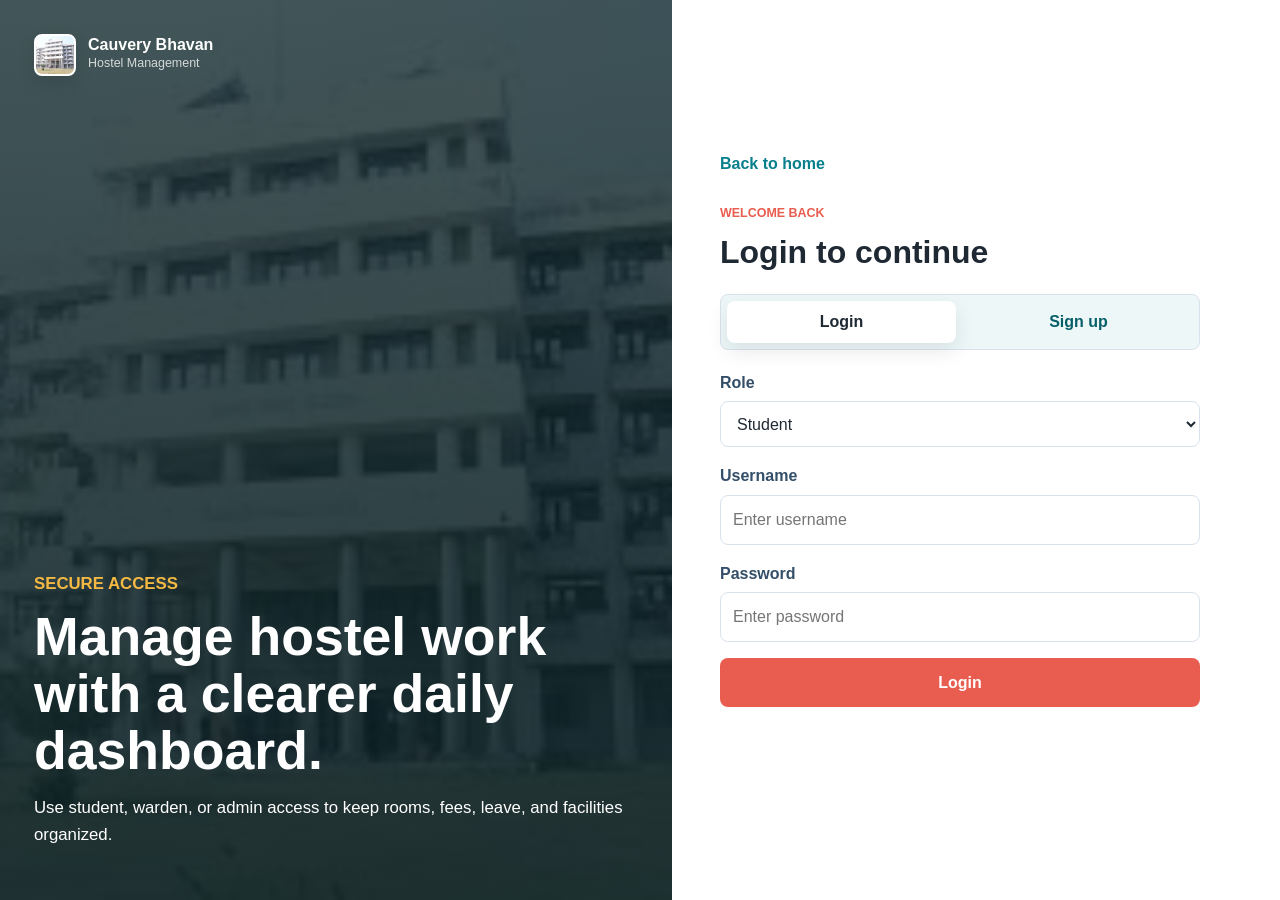
<file: dashboard.html>
<!DOCTYPE html>
<html lang="en">
<head>
  <meta charset="UTF-8">
  <meta name="viewport" content="width=device-width, initial-scale=1.0">
  <title>Dashboard | Cauvery Bhavan</title>
  <link rel="icon" type="image/jpeg" href="assets/hostel-photo.jpg">
  <link rel="stylesheet" href="style.css">
  <script src="script.js" defer></script>
</head>
<body>
  <header class="site-header">
    <nav class="navbar" aria-label="Primary navigation">
      <a class="brand" href="index.html">
        <span class="brand-mark">CB</span>
        <span>
          <strong>Cauvery Bhavan</strong>
          <small>Hostel Management</small>
        </span>
      </a>
      <button class="nav-toggle" type="button" aria-label="Open navigation" aria-expanded="false">
        <span></span>
        <span></span>
        <span></span>
      </button>
      <ul class="nav-links">
        <li><a href="index.html">Home</a></li>
        <li><a href="overview.html">Overview</a></li>
        <li><a href="facilities.html">Facilities</a></li>
        <li><a href="fees.html">Fees</a></li>
        <li><a href="leave.html">Leave</a></li>
        <li><a href="location.html">Location</a></li>
        <li><a class="login-link active" href="dashboard.html">Dashboard</a></li>
      </ul>
    </nav>
  </header>

  <main>
    <section class="page-hero dashboard-hero">
      <div>
        <p class="eyebrow">Dashboard</p>
        <h1 id="dashboardGreeting">Welcome to Cauvery Bhavan.</h1>
        <p id="dashboardRole">Your hostel workspace is ready.</p>
      </div>
    </section>

    <section class="section-wrap dashboard-layout">
      <aside class="profile-panel">
        <span class="profile-avatar" id="profileInitials">CB</span>
        <p class="eyebrow">Signed in as</p>
        <h2 id="profileName">Resident</h2>
        <p id="profileMeta">Student account</p>
        <button class="btn primary" type="button" id="logoutBtn">Logout</button>
      </aside>

      <div class="dashboard-content">
        <div class="dashboard-grid">
          <article class="dashboard-card">
            <span>Room</span>
            <strong>A-204</strong>
            <p>Current room allotment</p>
          </article>
          <article class="dashboard-card">
            <span>Fees</span>
            <strong>Rs. 0</strong>
            <p>Pending balance sample</p>
          </article>
          <article class="dashboard-card">
            <span>Leave</span>
            <strong>Ready</strong>
            <p>Submit a fresh request</p>
          </article>
        </div>

        <div class="dashboard-actions">
          <a class="module-card" href="leave.html">
            <img src="https://images.unsplash.com/photo-1450101499163-c8848c66ca85?auto=format&fit=crop&w=800&q=80" alt="Student filling an application form">
            <div>
              <span>Leave</span>
              <h3>Apply for leave</h3>
              <p>Send dates and guardian contact to the warden office.</p>
            </div>
          </a>
          <a class="module-card" href="fees.html">
            <img src="https://images.unsplash.com/photo-1554224155-6726b3ff858f?auto=format&fit=crop&w=800&q=80" alt="Desk with calculator and fee records">
            <div>
              <span>Fees</span>
              <h3>Check fee estimate</h3>
              <p>Calculate room charges and remaining balance.</p>
            </div>
          </a>
        </div>
      </div>
    </section>
  </main>

  <footer class="site-footer">
    <p>Copyright 2026 Cauvery Bhavan. Student housing made simple.</p>
  </footer>
</body>
</html>
</file>
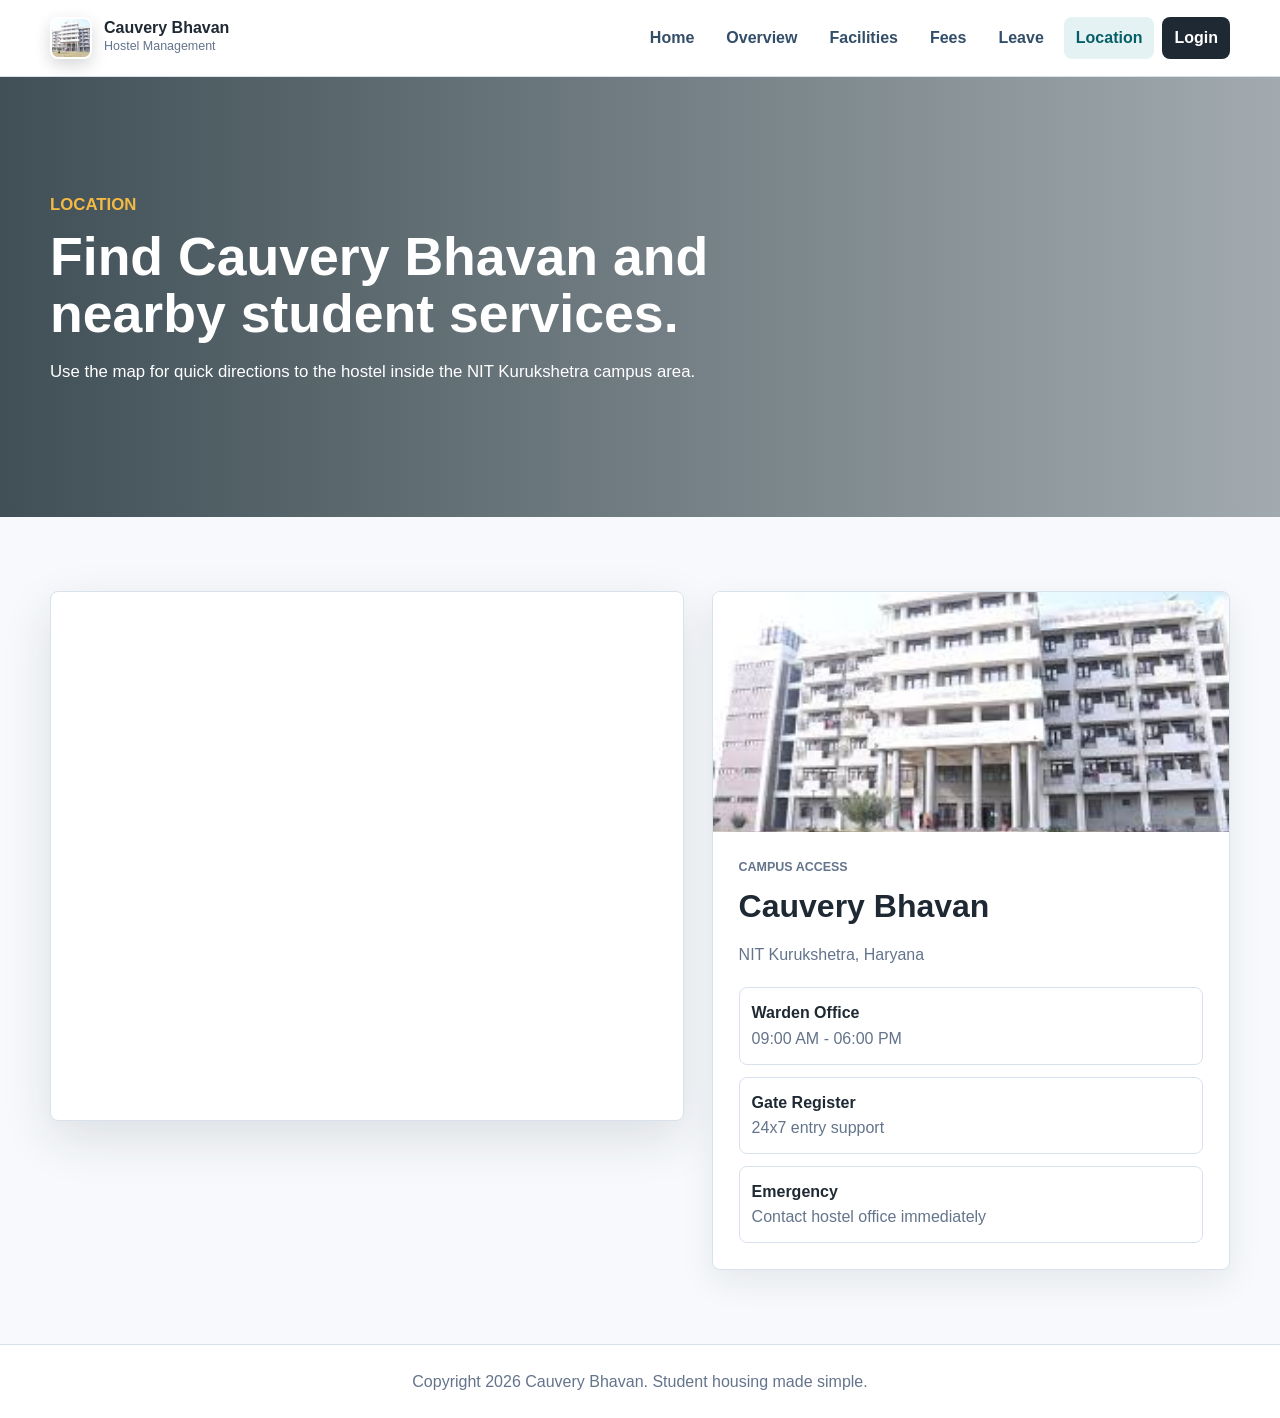
<file: location.html>
<!DOCTYPE html>
<html lang="en">
<head>
  <meta charset="UTF-8">
  <meta name="viewport" content="width=device-width, initial-scale=1.0">
  <title>Location | Cauvery Bhavan</title>
  <link rel="icon" type="image/jpeg" href="assets/hostel-photo.jpg">
  <link rel="preconnect" href="https://images.unsplash.com">
  <link rel="stylesheet" href="style.css">
  <script src="script.js" defer></script>
</head>
<body>
  <header class="site-header">
    <nav class="navbar" aria-label="Primary navigation">
      <a class="brand" href="index.html">
        <span class="brand-mark">CB</span>
        <span>
          <strong>Cauvery Bhavan</strong>
          <small>Hostel Management</small>
        </span>
      </a>
      <button class="nav-toggle" type="button" aria-label="Open navigation" aria-expanded="false">
        <span></span>
        <span></span>
        <span></span>
      </button>
      <ul class="nav-links">
        <li><a href="index.html">Home</a></li>
        <li><a href="overview.html">Overview</a></li>
        <li><a href="facilities.html">Facilities</a></li>
        <li><a href="fees.html">Fees</a></li>
        <li><a href="leave.html">Leave</a></li>
        <li><a href="location.html" class="active">Location</a></li>
        <li><a class="login-link" href="login.html">Login</a></li>
      </ul>
    </nav>
  </header>

  <main>
    <section class="page-hero location-hero">
      <div>
        <p class="eyebrow">Location</p>
        <h1>Find Cauvery Bhavan and nearby student services.</h1>
        <p>Use the map for quick directions to the hostel inside the NIT Kurukshetra campus area.</p>
      </div>
    </section>

    <section class="section-wrap location-layout">
      <div class="map-panel">
        <iframe title="Map showing NIT Kurukshetra" src="https://www.google.com/maps?q=NIT+Kurukshetra&output=embed" loading="lazy"></iframe>
      </div>

      <aside class="location-card">
        <img src="assets/hostel-photo.jpg" alt="Cauvery Bhavan hostel building">
        <div>
          <p class="eyebrow">Campus access</p>
          <h2>Cauvery Bhavan</h2>
          <p>NIT Kurukshetra, Haryana</p>
          <ul class="contact-list">
            <li><strong>Warden Office</strong><span>09:00 AM - 06:00 PM</span></li>
            <li><strong>Gate Register</strong><span>24x7 entry support</span></li>
            <li><strong>Emergency</strong><span>Contact hostel office immediately</span></li>
          </ul>
        </div>
      </aside>
    </section>
  </main>

  <footer class="site-footer">
    <p>Copyright 2026 Cauvery Bhavan. Student housing made simple.</p>
  </footer>
</body>
</html>
</file>
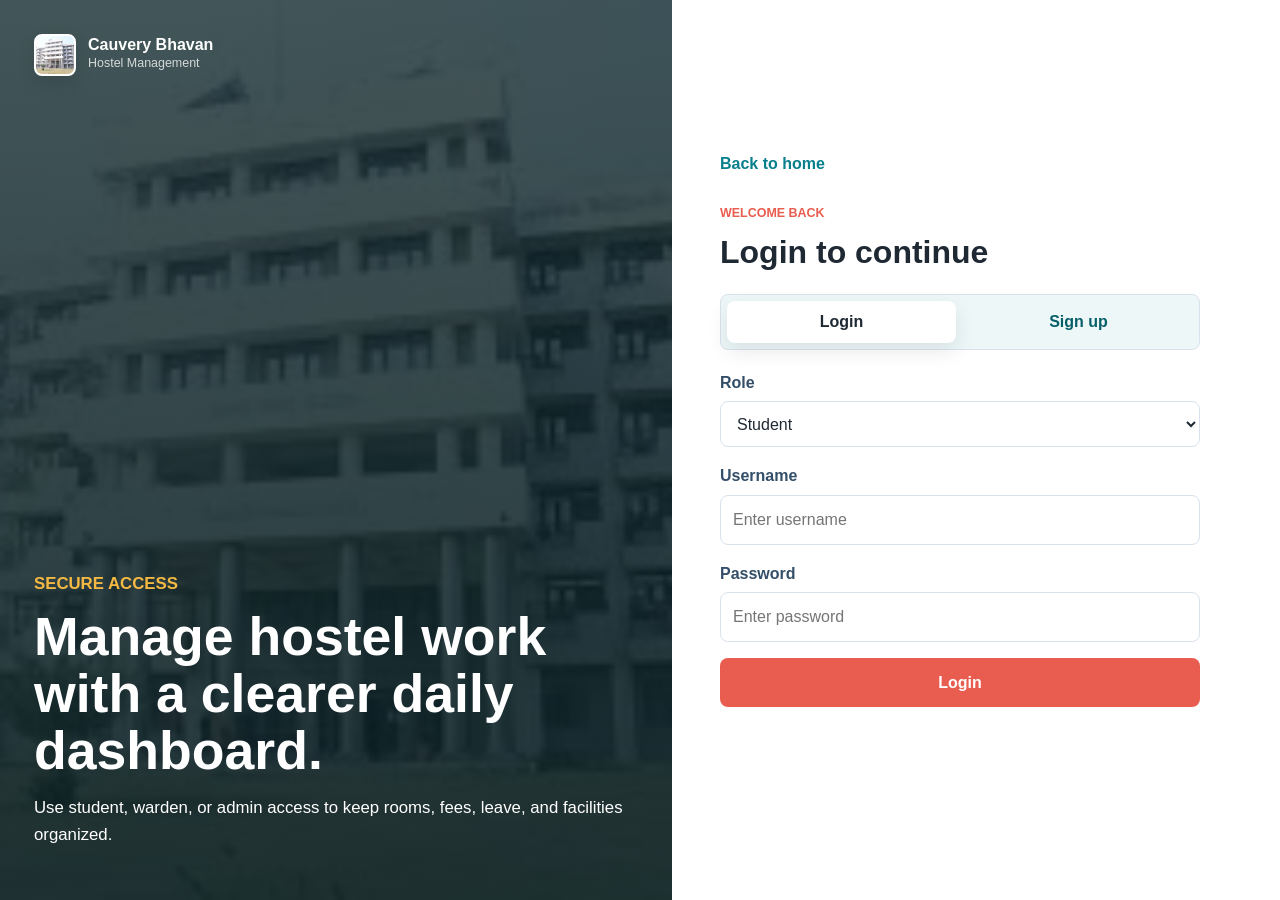
<file: login.html>
<!DOCTYPE html>
<html lang="en">
<head>
  <meta charset="UTF-8">
  <meta name="viewport" content="width=device-width, initial-scale=1.0">
  <title>Login | Cauvery Bhavan</title>
  <link rel="icon" type="image/jpeg" href="assets/hostel-photo.jpg">
  <link rel="preconnect" href="https://images.unsplash.com">
  <link rel="stylesheet" href="style.css">
  <script src="script.js" defer></script>
</head>
<body class="login-page">
  <main class="auth-layout">
    <section class="auth-visual">
      <a class="brand auth-brand" href="index.html">
        <span class="brand-mark">CB</span>
        <span>
          <strong>Cauvery Bhavan</strong>
          <small>Hostel Management</small>
        </span>
      </a>
      <div class="auth-copy">
        <p class="eyebrow">Secure access</p>
        <h1>Manage hostel work with a clearer daily dashboard.</h1>
        <p>Use student, warden, or admin access to keep rooms, fees, leave, and facilities organized.</p>
      </div>
    </section>

    <section class="auth-panel" aria-label="Account access">
      <a class="back-link" href="index.html">Back to home</a>
      <p class="eyebrow">Welcome back</p>
      <h2 id="authTitle">Login to continue</h2>

      <div class="auth-tabs" role="tablist" aria-label="Choose account action">
        <button class="auth-tab active" type="button" data-auth-tab="login" aria-selected="true">Login</button>
        <button class="auth-tab" type="button" data-auth-tab="signup" aria-selected="false">Sign up</button>
      </div>

      <form id="loginForm">
        <div class="input-row">
          <label for="loginRole">Role</label>
          <select id="loginRole" required>
            <option value="Student">Student</option>
            <option value="Warden">Warden</option>
            <option value="Admin">Admin</option>
          </select>
        </div>

        <div class="input-row">
          <label for="loginUsername">Username</label>
          <input type="text" id="loginUsername" placeholder="Enter username" autocomplete="username" required>
        </div>

        <div class="input-row">
          <label for="loginPassword">Password</label>
          <input type="password" id="loginPassword" placeholder="Enter password" autocomplete="current-password" minlength="4" required>
        </div>

        <button class="btn primary" type="submit">Login</button>
      </form>

      <form id="signupForm" hidden>
        <div class="input-row">
          <label for="signupRole">Role</label>
          <select id="signupRole" required>
            <option value="Student">Student</option>
            <option value="Warden">Warden</option>
            <option value="Admin">Admin</option>
          </select>
        </div>

        <div class="input-row">
          <label for="fullName">Full name</label>
          <input type="text" id="fullName" placeholder="Enter full name" autocomplete="name" required>
        </div>

        <div class="input-row">
          <label for="signupUsername">Username</label>
          <input type="text" id="signupUsername" placeholder="Choose username" autocomplete="username" required>
        </div>

        <div class="input-row two-col">
          <div>
            <label for="signupPassword">Password</label>
            <input type="password" id="signupPassword" placeholder="Minimum 4 characters" autocomplete="new-password" minlength="4" required>
          </div>
          <div>
            <label for="confirmPassword">Confirm</label>
            <input type="password" id="confirmPassword" placeholder="Repeat password" autocomplete="new-password" minlength="4" required>
          </div>
        </div>

        <button class="btn primary" type="submit">Create account</button>
      </form>
      <p class="form-message" id="loginMessage" aria-live="polite"></p>
    </section>
  </main>
</body>
</html>
</file>
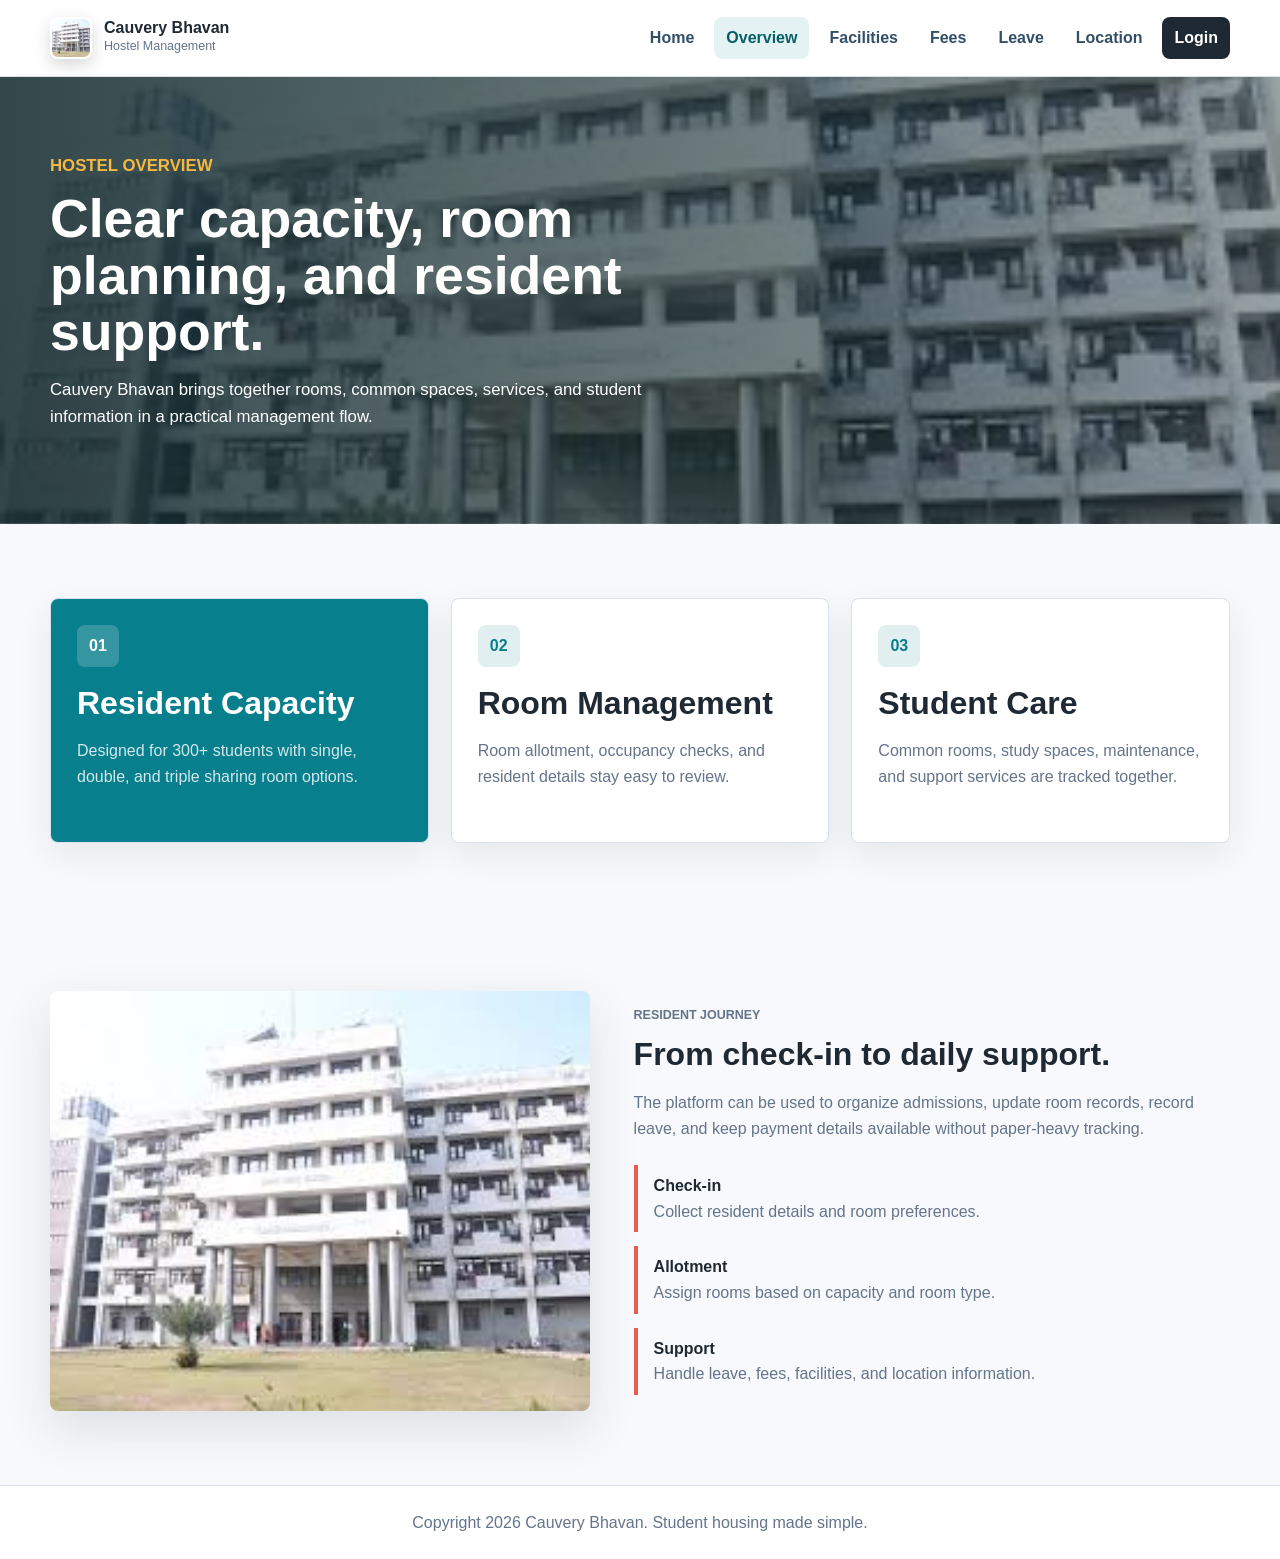
<file: overview.html>
<!DOCTYPE html>
<html lang="en">
<head>
  <meta charset="UTF-8">
  <meta name="viewport" content="width=device-width, initial-scale=1.0">
  <title>Overview | Cauvery Bhavan</title>
  <link rel="icon" type="image/jpeg" href="assets/hostel-photo.jpg">
  <link rel="preconnect" href="https://images.unsplash.com">
  <link rel="stylesheet" href="style.css">
  <script src="script.js" defer></script>
</head>
<body>
  <header class="site-header">
    <nav class="navbar" aria-label="Primary navigation">
      <a class="brand" href="index.html">
        <span class="brand-mark">CB</span>
        <span>
          <strong>Cauvery Bhavan</strong>
          <small>Hostel Management</small>
        </span>
      </a>
      <button class="nav-toggle" type="button" aria-label="Open navigation" aria-expanded="false">
        <span></span>
        <span></span>
        <span></span>
      </button>
      <ul class="nav-links">
        <li><a href="index.html">Home</a></li>
        <li><a href="overview.html" class="active">Overview</a></li>
        <li><a href="facilities.html">Facilities</a></li>
        <li><a href="fees.html">Fees</a></li>
        <li><a href="leave.html">Leave</a></li>
        <li><a href="location.html">Location</a></li>
        <li><a class="login-link" href="login.html">Login</a></li>
      </ul>
    </nav>
  </header>

  <main>
    <section class="page-hero overview-hero">
      <div>
        <p class="eyebrow">Hostel overview</p>
        <h1>Clear capacity, room planning, and resident support.</h1>
        <p>Cauvery Bhavan brings together rooms, common spaces, services, and student information in a practical management flow.</p>
      </div>
    </section>

    <section class="section-wrap overview-grid">
      <article class="info-card highlight-card">
        <span class="card-icon">01</span>
        <h2>Resident Capacity</h2>
        <p>Designed for 300+ students with single, double, and triple sharing room options.</p>
      </article>
      <article class="info-card">
        <span class="card-icon">02</span>
        <h2>Room Management</h2>
        <p>Room allotment, occupancy checks, and resident details stay easy to review.</p>
      </article>
      <article class="info-card">
        <span class="card-icon">03</span>
        <h2>Student Care</h2>
        <p>Common rooms, study spaces, maintenance, and support services are tracked together.</p>
      </article>
    </section>

    <section class="split-section section-wrap">
      <img class="split-image" src="assets/hostel-photo.jpg" alt="Cauvery Bhavan hostel building">
      <div class="split-copy">
        <p class="eyebrow">Resident journey</p>
        <h2>From check-in to daily support.</h2>
        <p>The platform can be used to organize admissions, update room records, record leave, and keep payment details available without paper-heavy tracking.</p>
        <div class="timeline">
          <div><strong>Check-in</strong><span>Collect resident details and room preferences.</span></div>
          <div><strong>Allotment</strong><span>Assign rooms based on capacity and room type.</span></div>
          <div><strong>Support</strong><span>Handle leave, fees, facilities, and location information.</span></div>
        </div>
      </div>
    </section>
  </main>

  <footer class="site-footer">
    <p>Copyright 2026 Cauvery Bhavan. Student housing made simple.</p>
  </footer>
</body>
</html>
</file>
<file: style.css>
:root {
  --ink: #1f2933;
  --muted: #64748b;
  --line: #d9e2ec;
  --page: #f7f9fc;
  --panel: #ffffff;
  --teal: #087f8c;
  --teal-dark: #065f68;
  --coral: #e85d4f;
  --amber: #f4b942;
  --green: #2f855a;
  --shadow: 0 18px 50px rgba(31, 41, 51, 0.12);
}

* {
  box-sizing: border-box;
}

[hidden] {
  display: none !important;
}

html {
  scroll-behavior: smooth;
}

body {
  margin: 0;
  background: var(--page);
  color: var(--ink);
  font-family: Arial, Helvetica, sans-serif;
  line-height: 1.6;
  overflow-wrap: break-word;
}

img {
  display: block;
  max-width: 100%;
}

a {
  color: inherit;
  text-decoration: none;
}

button,
input,
select,
textarea {
  font: inherit;
}

.site-header {
  position: sticky;
  top: 0;
  z-index: 20;
  background: rgba(255, 255, 255, 0.94);
  border-bottom: 1px solid var(--line);
  backdrop-filter: blur(16px);
}

.navbar {
  width: min(1180px, calc(100% - 32px));
  min-height: 76px;
  margin: 0 auto;
  display: flex;
  align-items: center;
  justify-content: space-between;
  gap: 24px;
}

.brand {
  display: inline-flex;
  align-items: center;
  gap: 12px;
  min-width: 210px;
}

.brand-mark {
  width: 42px;
  height: 42px;
  border-radius: 8px;
  display: inline-grid;
  place-items: center;
  border: 2px solid #ffffff;
  background: var(--teal) url("assets/hostel-photo.jpg") center/cover;
  box-shadow: 0 6px 16px rgba(31, 41, 51, 0.18);
  color: transparent;
  font-weight: 800;
  overflow: hidden;
}

.brand strong,
.brand small {
  display: block;
}

.brand strong {
  line-height: 1.1;
}

.brand small {
  color: var(--muted);
  font-size: 0.78rem;
}

.nav-links {
  display: flex;
  align-items: center;
  gap: 8px;
  margin: 0;
  padding: 0;
  list-style: none;
}

.nav-links a {
  display: inline-flex;
  min-height: 40px;
  align-items: center;
  border-radius: 8px;
  padding: 8px 12px;
  color: #334e68;
  font-weight: 700;
}

.nav-links a:hover,
.nav-links a.active {
  background: rgba(8, 127, 140, 0.1);
  color: var(--teal-dark);
}

.nav-links .login-link {
  background: var(--ink);
  color: #ffffff;
}

.nav-links .login-link:hover {
  background: var(--coral);
  color: #ffffff;
}

.nav-toggle {
  display: none;
  width: 44px;
  height: 40px;
  border: 1px solid var(--line);
  border-radius: 8px;
  background: #ffffff;
  padding: 8px;
}

.nav-toggle span {
  display: block;
  height: 2px;
  margin: 5px 0;
  background: var(--ink);
}

.hero {
  min-height: calc(100vh - 76px);
  display: flex;
  align-items: center;
  color: #ffffff;
  background:
    linear-gradient(90deg, rgba(9, 26, 36, 0.86), rgba(9, 26, 36, 0.54), rgba(9, 26, 36, 0.22)),
    url("assets/hostel-photo.jpg") center/cover;
}

.hero-content {
  width: min(760px, calc(100% - 32px));
  margin-left: max(16px, calc((100vw - 1180px) / 2));
  padding: 72px 0 104px;
}

.hero h1,
.page-hero h1,
.auth-copy h1 {
  margin: 0;
  font-size: 3.35rem;
  line-height: 1.06;
  letter-spacing: 0;
}

.hero p,
.page-hero p,
.auth-copy p {
  max-width: 660px;
  font-size: 1.05rem;
}

.eyebrow {
  margin: 0 0 10px;
  color: var(--coral);
  font-size: 0.78rem;
  font-weight: 800;
  letter-spacing: 0;
  text-transform: uppercase;
}

.hero .eyebrow,
.page-hero .eyebrow,
.auth-copy .eyebrow {
  color: var(--amber);
}

.hero-actions {
  display: flex;
  flex-wrap: wrap;
  gap: 12px;
  margin-top: 28px;
}

.btn {
  display: inline-flex;
  min-height: 46px;
  align-items: center;
  justify-content: center;
  border: 0;
  border-radius: 8px;
  padding: 12px 18px;
  cursor: pointer;
  font-weight: 800;
}

.btn.primary {
  background: var(--coral);
  color: #ffffff;
}

.btn.primary:hover {
  background: #c94c40;
}

.btn.secondary {
  border: 1px solid rgba(255, 255, 255, 0.56);
  background: rgba(255, 255, 255, 0.13);
  color: #ffffff;
}

.section-wrap {
  width: min(1180px, calc(100% - 32px));
  margin: 0 auto;
  padding: 74px 0;
}

.section-heading {
  max-width: 700px;
  margin-bottom: 28px;
}

.section-heading.compact {
  margin-bottom: 18px;
}

.section-heading h2,
.split-copy h2,
.info-card h2,
.facility-card h2,
.fee-calculator h2,
.form-panel h2,
.notice-box h2,
.location-card h2,
.auth-panel h2 {
  margin: 0;
  font-size: 2rem;
  line-height: 1.18;
  letter-spacing: 0;
}

.section-heading p:last-child,
.split-copy p,
.info-card p,
.facility-card p,
.module-card p,
.notice-box p,
.location-card p {
  color: var(--muted);
}

.quick-panel {
  margin-top: -58px;
  position: relative;
  z-index: 5;
}

.quick-panel .section-heading {
  border-radius: 8px 8px 0 0;
  margin: 0;
  padding: 24px 26px;
  background: var(--panel);
  box-shadow: var(--shadow);
}

.stats-grid {
  display: grid;
  grid-template-columns: repeat(4, 1fr);
  gap: 1px;
  overflow: hidden;
  border-radius: 0 0 8px 8px;
  background: var(--line);
  box-shadow: var(--shadow);
}

.stat-card {
  min-height: 178px;
  padding: 24px;
  background: #ffffff;
}

.stat-card span,
.module-card span,
.service-strip span {
  color: var(--teal);
  font-weight: 800;
}

.stat-card strong {
  display: block;
  margin-top: 10px;
  color: var(--ink);
  font-size: 2.5rem;
  line-height: 1;
}

.stat-card p {
  margin-bottom: 0;
  color: var(--muted);
}

.split-section {
  display: grid;
  grid-template-columns: 0.95fr 1.05fr;
  align-items: center;
  gap: 44px;
}

.split-image {
  width: 100%;
  min-height: 420px;
  height: 100%;
  object-fit: cover;
  border-radius: 8px;
  box-shadow: var(--shadow);
}

.feature-list {
  display: flex;
  flex-wrap: wrap;
  gap: 10px;
  margin-top: 22px;
}

.feature-list span {
  border: 1px solid var(--line);
  border-radius: 8px;
  padding: 10px 12px;
  background: #ffffff;
  color: #334e68;
  font-weight: 700;
}

.module-grid,
.facility-grid,
.overview-grid {
  display: grid;
  grid-template-columns: repeat(3, 1fr);
  gap: 22px;
}

.module-card,
.facility-card,
.info-card,
.fee-calculator,
.form-panel,
.notice-box,
.location-card,
.table-panel {
  border: 1px solid var(--line);
  border-radius: 8px;
  background: var(--panel);
  box-shadow: 0 12px 34px rgba(31, 41, 51, 0.08);
}

.module-card {
  display: block;
  overflow: hidden;
  transition: transform 180ms ease, box-shadow 180ms ease;
}

.module-card:hover {
  transform: translateY(-4px);
  box-shadow: var(--shadow);
}

.module-card img,
.facility-card img {
  width: 100%;
  height: 210px;
  object-fit: cover;
}

.module-card div,
.facility-card {
  padding: 22px;
}

.module-card h3,
.facility-card h2 {
  margin: 8px 0 8px;
}

.page-hero {
  min-height: 440px;
  display: flex;
  align-items: center;
  color: #ffffff;
  background-position: center;
  background-size: cover;
}

.page-hero > div {
  width: min(760px, calc(100% - 32px));
  margin-left: max(16px, calc((100vw - 1180px) / 2));
  padding: 76px 0;
}

.overview-hero {
  background-image:
    linear-gradient(90deg, rgba(11, 36, 39, 0.84), rgba(11, 36, 39, 0.42)),
    url("assets/hostel-photo.jpg");
}

.facilities-hero {
  background-image:
    linear-gradient(90deg, rgba(31, 41, 51, 0.84), rgba(31, 41, 51, 0.36)),
    url("https://images.unsplash.com/photo-1523580494863-6f3031224c94?auto=format&fit=crop&w=1800&q=80");
}

.fees-hero {
  background-image:
    linear-gradient(90deg, rgba(20, 45, 41, 0.86), rgba(20, 45, 41, 0.42)),
    url("https://images.unsplash.com/photo-1554224155-6726b3ff858f?auto=format&fit=crop&w=1800&q=80");
}

.leave-hero {
  background-image:
    linear-gradient(90deg, rgba(27, 38, 49, 0.86), rgba(27, 38, 49, 0.4)),
    url("https://images.unsplash.com/photo-1450101499163-c8848c66ca85?auto=format&fit=crop&w=1800&q=80");
}

.location-hero {
  background-image:
    linear-gradient(90deg, rgba(34, 52, 59, 0.86), rgba(34, 52, 59, 0.4)),
    url("https://images.unsplash.com/photo-1570129477492-45c003edd2be?auto=format&fit=crop&w=1800&q=80");
}

.dashboard-hero {
  background-image:
    linear-gradient(90deg, rgba(20, 45, 41, 0.86), rgba(20, 45, 41, 0.36)),
    url("assets/hostel-photo.jpg");
}

.info-card {
  min-height: 245px;
  padding: 26px;
}

.highlight-card {
  background: var(--teal);
  color: #ffffff;
}

.highlight-card p {
  color: rgba(255, 255, 255, 0.82);
}

.card-icon {
  display: inline-flex;
  width: 42px;
  height: 42px;
  align-items: center;
  justify-content: center;
  border-radius: 8px;
  margin-bottom: 18px;
  background: rgba(8, 127, 140, 0.12);
  color: var(--teal);
  font-weight: 900;
}

.highlight-card .card-icon {
  background: rgba(255, 255, 255, 0.18);
  color: #ffffff;
}

.timeline {
  display: grid;
  gap: 14px;
  margin-top: 24px;
}

.timeline div {
  border-left: 4px solid var(--coral);
  padding: 8px 0 8px 16px;
}

.timeline strong,
.timeline span {
  display: block;
}

.timeline span {
  color: var(--muted);
}

.facility-grid {
  grid-template-columns: repeat(4, 1fr);
}

.facility-card {
  padding: 0;
  overflow: hidden;
}

.facility-card h2,
.facility-card p {
  padding-right: 22px;
  padding-left: 22px;
}

.facility-card p {
  padding-bottom: 22px;
}

.service-strip {
  display: grid;
  grid-template-columns: repeat(3, 1fr);
  gap: 18px;
  padding-top: 0;
}

.service-strip div {
  border-radius: 8px;
  padding: 24px;
  background: var(--ink);
  color: #ffffff;
}

.service-strip span,
.service-strip strong {
  display: block;
}

.service-strip span {
  color: var(--amber);
  margin-bottom: 8px;
}

.fee-layout,
.form-layout,
.location-layout {
  display: grid;
  grid-template-columns: 1.1fr 0.9fr;
  gap: 28px;
  align-items: start;
}

.table-panel {
  padding: 26px;
}

.table-wrap {
  overflow-x: auto;
}

table {
  width: 100%;
  min-width: 620px;
  border-collapse: collapse;
}

th,
td {
  border-bottom: 1px solid var(--line);
  padding: 16px;
  text-align: left;
}

th {
  background: #edf7f8;
  color: var(--teal-dark);
}

tr:last-child td {
  border-bottom: 0;
}

.fee-calculator {
  overflow: hidden;
}

.fee-calculator img,
.location-card img,
.form-copy img {
  width: 100%;
  height: 240px;
  object-fit: cover;
}

.calculator-body,
.form-panel,
.location-card div {
  padding: 26px;
}

form {
  display: grid;
  gap: 16px;
  margin-top: 20px;
}

label {
  display: block;
  margin-bottom: 6px;
  color: #334e68;
  font-weight: 800;
}

input,
select,
textarea {
  width: 100%;
  min-height: 46px;
  border: 1px solid var(--line);
  border-radius: 8px;
  background: #ffffff;
  color: var(--ink);
  padding: 11px 12px;
  outline: none;
}

textarea {
  min-height: 120px;
  resize: vertical;
}

input:focus,
select:focus,
textarea:focus {
  border-color: var(--teal);
  box-shadow: 0 0 0 3px rgba(8, 127, 140, 0.16);
}

.form-message {
  min-height: 26px;
  margin: 16px 0 0;
  color: var(--green);
  font-weight: 800;
}

.form-message.error {
  color: var(--coral);
}

.form-copy {
  display: grid;
  gap: 18px;
}

.form-copy img {
  min-height: 360px;
  border-radius: 8px;
  box-shadow: var(--shadow);
}

.notice-box {
  padding: 24px;
}

.two-col {
  display: grid;
  grid-template-columns: repeat(2, 1fr);
  gap: 14px;
}

.map-panel {
  min-height: 520px;
  overflow: hidden;
  border: 1px solid var(--line);
  border-radius: 8px;
  background: #ffffff;
  box-shadow: var(--shadow);
}

iframe {
  width: 100%;
  height: 520px;
  border: 0;
}

.location-card {
  overflow: hidden;
}

.dashboard-layout {
  display: grid;
  grid-template-columns: 0.35fr 0.65fr;
  gap: 28px;
  align-items: start;
}

.profile-panel,
.dashboard-card {
  border: 1px solid var(--line);
  border-radius: 8px;
  background: #ffffff;
  box-shadow: 0 12px 34px rgba(31, 41, 51, 0.08);
}

.profile-panel {
  display: grid;
  gap: 14px;
  padding: 26px;
}

.profile-avatar {
  width: 72px;
  height: 72px;
  display: inline-grid;
  place-items: center;
  border-radius: 8px;
  background: var(--teal);
  color: #ffffff;
  font-size: 1.45rem;
  font-weight: 900;
}

.profile-panel h2 {
  margin: 0;
}

.profile-panel p {
  margin: 0;
  color: var(--muted);
}

.dashboard-content {
  display: grid;
  gap: 24px;
}

.dashboard-grid,
.dashboard-actions {
  display: grid;
  grid-template-columns: repeat(3, 1fr);
  gap: 18px;
}

.dashboard-actions {
  grid-template-columns: repeat(2, 1fr);
}

.dashboard-card {
  min-height: 172px;
  padding: 24px;
}

.dashboard-card span {
  color: var(--teal);
  font-weight: 800;
}

.dashboard-card strong {
  display: block;
  margin: 12px 0 8px;
  font-size: 2rem;
  line-height: 1;
}

.dashboard-card p {
  margin: 0;
  color: var(--muted);
}

.contact-list {
  display: grid;
  gap: 12px;
  margin: 20px 0 0;
  padding: 0;
  list-style: none;
}

.contact-list li {
  border: 1px solid var(--line);
  border-radius: 8px;
  padding: 12px;
}

.contact-list strong,
.contact-list span {
  display: block;
}

.contact-list span {
  color: var(--muted);
}

.site-footer {
  border-top: 1px solid var(--line);
  background: #ffffff;
  color: var(--muted);
  padding: 24px 16px;
  text-align: center;
}

.site-footer p {
  margin: 0;
}

.login-page {
  min-height: 100vh;
  background: #ffffff;
}

.auth-layout {
  min-height: 100vh;
  display: grid;
  grid-template-columns: 1.05fr 0.95fr;
}

.auth-visual {
  position: relative;
  display: flex;
  flex-direction: column;
  justify-content: space-between;
  min-height: 100vh;
  padding: 34px;
  color: #ffffff;
  background:
    linear-gradient(180deg, rgba(10, 32, 36, 0.76), rgba(10, 32, 36, 0.9)),
    url("assets/hostel-photo.jpg") center/cover;
}

.auth-brand {
  color: #ffffff;
}

.auth-brand small {
  color: rgba(255, 255, 255, 0.78);
}

.auth-copy {
  max-width: 640px;
}

.auth-panel {
  display: flex;
  flex-direction: column;
  justify-content: center;
  padding: 48px;
}

.auth-panel form {
  max-width: 480px;
}

.auth-tabs {
  display: grid;
  grid-template-columns: repeat(2, 1fr);
  max-width: 480px;
  gap: 8px;
  margin-top: 22px;
  padding: 6px;
  border: 1px solid var(--line);
  border-radius: 8px;
  background: #edf7f8;
}

.auth-tab {
  min-height: 42px;
  border: 0;
  border-radius: 8px;
  background: transparent;
  color: var(--teal-dark);
  cursor: pointer;
  font-weight: 800;
}

.auth-tab.active {
  background: #ffffff;
  color: var(--ink);
  box-shadow: 0 8px 20px rgba(31, 41, 51, 0.1);
}

.back-link {
  width: fit-content;
  margin-bottom: 28px;
  color: var(--teal);
  font-weight: 800;
}

@media (max-width: 980px) {
  .nav-toggle {
    display: inline-block;
  }

  .nav-links {
    position: absolute;
    top: 76px;
    left: 16px;
    right: 16px;
    display: none;
    flex-direction: column;
    align-items: stretch;
    border: 1px solid var(--line);
    border-radius: 8px;
    background: #ffffff;
    padding: 10px;
    box-shadow: var(--shadow);
  }

  .nav-links.open {
    display: flex;
  }

  .nav-links a {
    width: 100%;
  }

  .stats-grid,
  .module-grid,
  .overview-grid,
  .facility-grid,
  .service-strip,
  .fee-layout,
  .form-layout,
  .location-layout,
  .dashboard-layout,
  .dashboard-grid,
  .dashboard-actions,
  .auth-layout,
  .split-section {
    grid-template-columns: 1fr;
  }

  .auth-visual {
    min-height: 520px;
  }
}

@media (max-width: 700px) {
  .navbar,
  .section-wrap {
    width: min(1180px, calc(100% - 24px));
  }

  .hero,
  .page-hero {
    min-height: auto;
  }

  .hero-content,
  .page-hero > div {
    width: min(760px, calc(100% - 24px));
    margin: 0 auto;
    padding: 62px 0 76px;
  }

  .hero h1,
  .page-hero h1,
  .auth-copy h1 {
    font-size: 2.25rem;
  }

  .section-heading h2,
  .split-copy h2,
  .info-card h2,
  .facility-card h2,
  .fee-calculator h2,
  .form-panel h2,
  .notice-box h2,
  .location-card h2,
  .auth-panel h2 {
    font-size: 1.55rem;
  }

  .quick-panel {
    margin-top: 0;
  }

  .quick-panel .section-heading,
  .stats-grid {
    border-radius: 8px;
  }

  .stats-grid {
    gap: 12px;
    background: transparent;
    box-shadow: none;
  }

  .stat-card {
    border: 1px solid var(--line);
    border-radius: 8px;
    box-shadow: 0 12px 34px rgba(31, 41, 51, 0.08);
  }

  .split-image,
  .form-copy img {
    min-height: 300px;
  }

  .two-col {
    grid-template-columns: 1fr;
  }

  .auth-panel,
  .auth-visual {
    padding: 28px 18px;
  }

  .brand {
    min-width: 0;
  }

  .brand small {
    display: none;
  }
}
</file>
